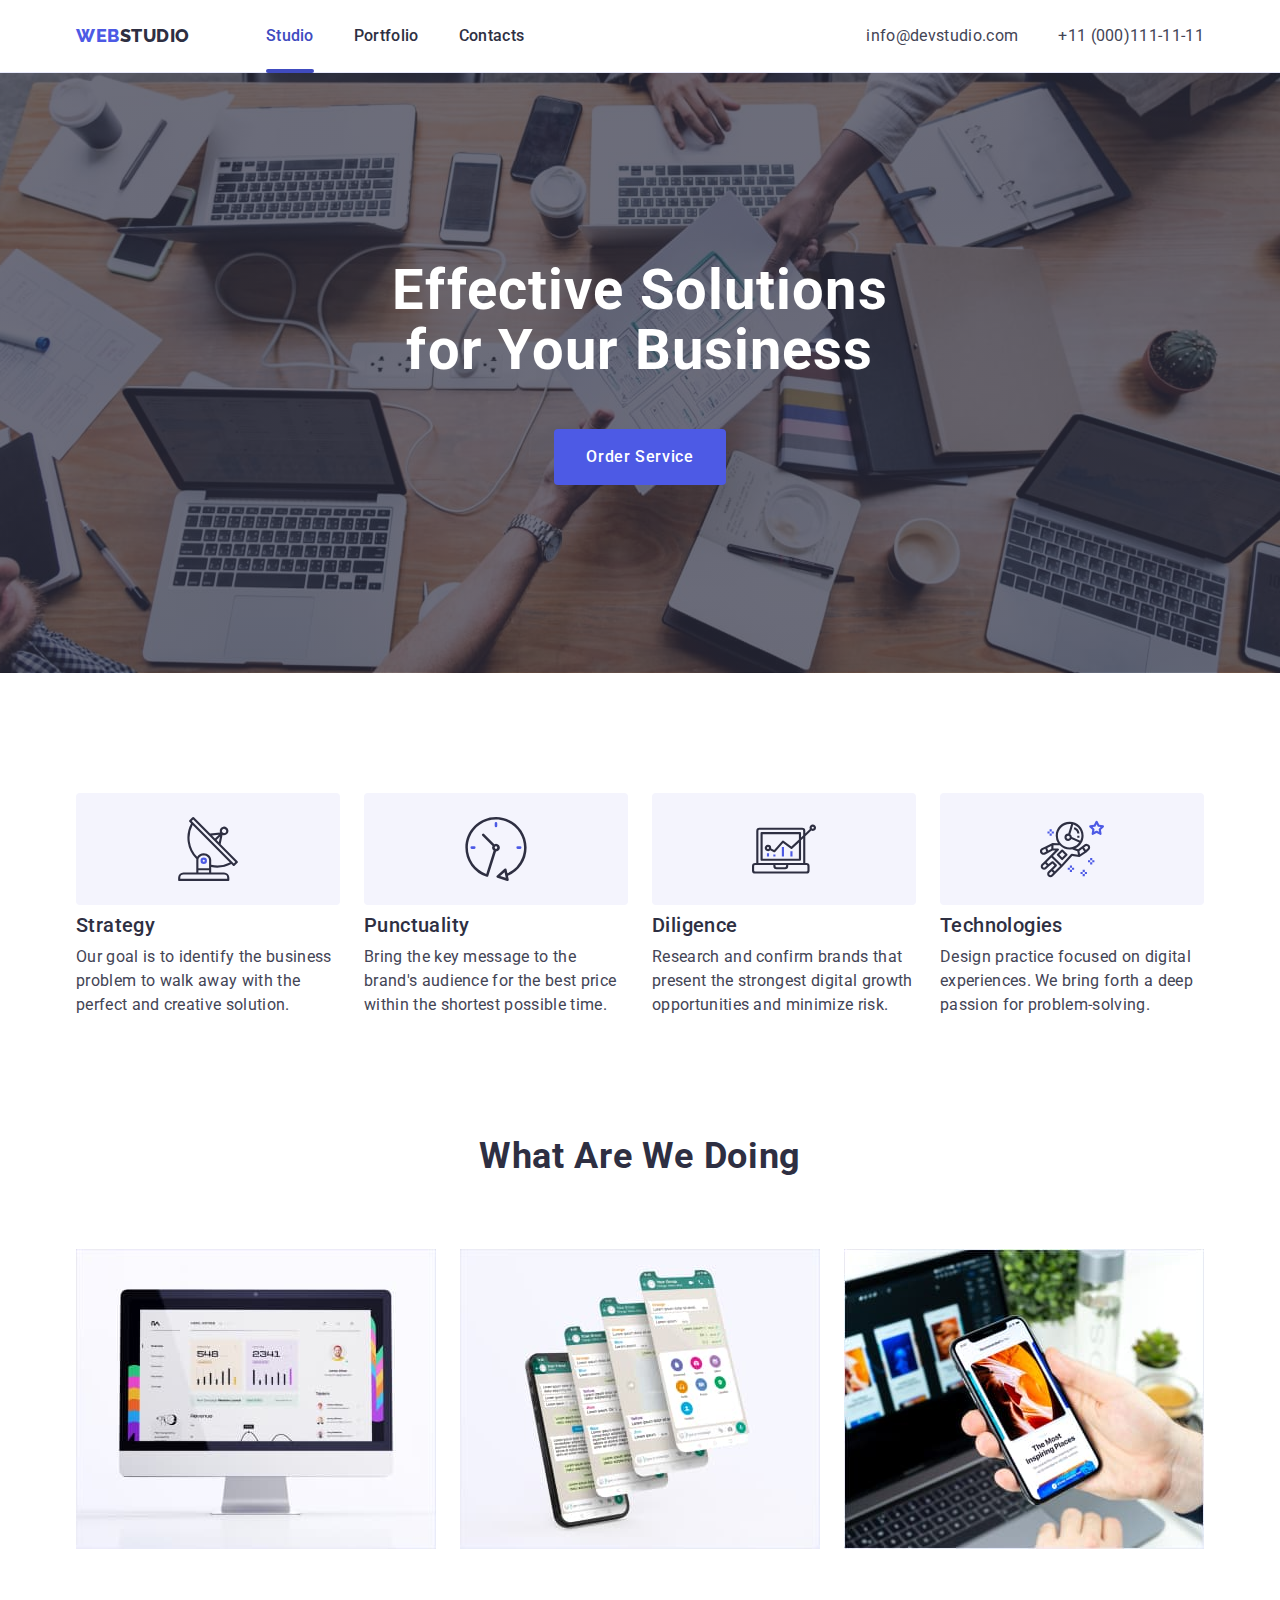
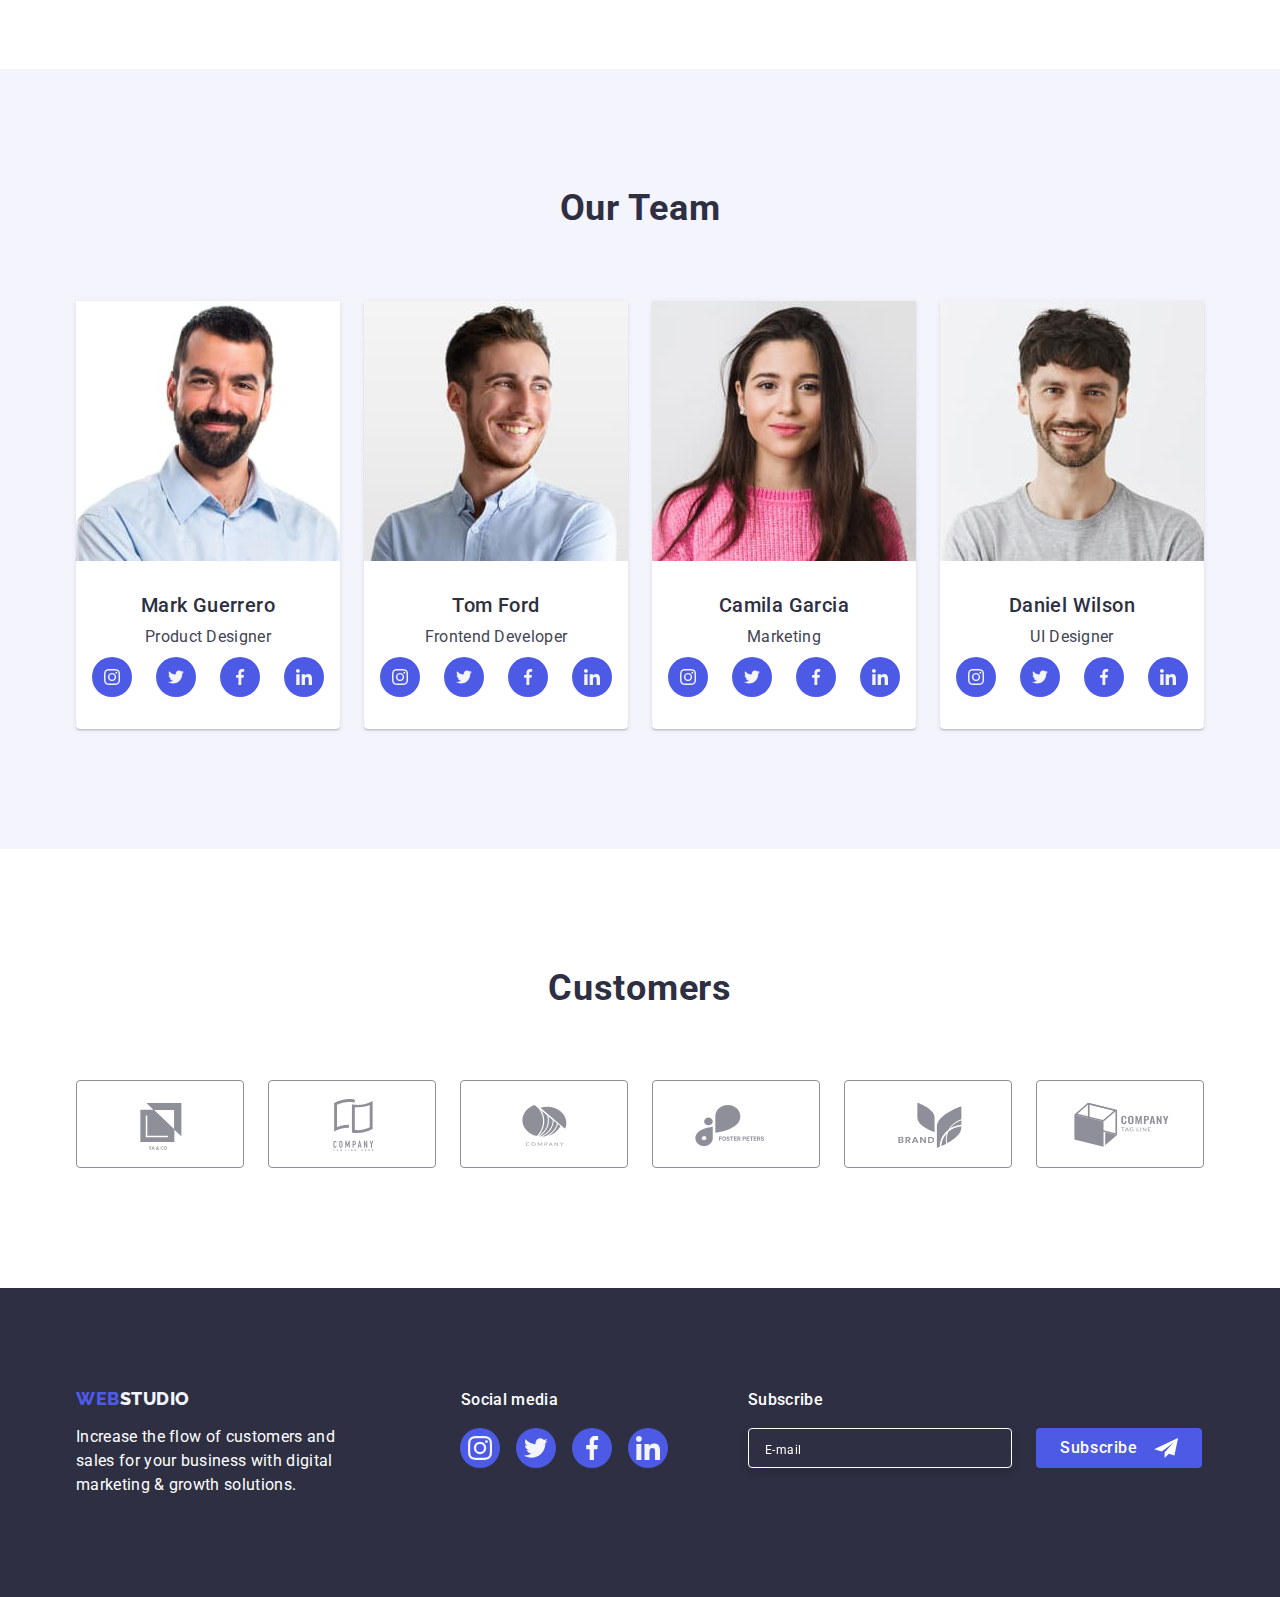
<file: index.html>
<!DOCTYPE html>
<html lang="en">

<head>
  <meta charset="UTF-8" />
  <meta http-equiv="X-UA-Compatible" content="IE=edge" />
  <meta name="viewport" content="width=device-width, initial-scale=1.0" />
  <title>WEBSTUDIO</title>
  <!-- Google fonts -->
  <link rel="preconnect" href="https://fonts.googleapis.com">
  <link rel="preconnect" href="https://fonts.gstatic.com" crossorigin>
  <link href="https://fonts.googleapis.com/css2?family=Raleway:wght@800&family=Roboto:wght@400;500;700;900&display=swap"
    rel="stylesheet">
  <link rel="stylesheet" href="https://cdn.jsdelivr.net/npm/modern-normalize@1.1.0/modern-normalize.min.css">
  <link rel="stylesheet" href="./css/styles.css">
</head>

<body class="body">
  <!-- Header section -->
  <header class="header">
    <div class="header-container container">
      <nav class="header-nav list">
        <a class="header-web link" href="./index.html">WEB<span class="header-studio link">Studio</span></a>
        <ul class="header-list list">
          <li class="header-item list">
            <a class="header-link current link" href="./index.html">Studio</a>
          </li>
          <li class="header-item list">
            <a class="header-link link" href="./portfolio.html">Portfolio</a>
          </li>
          <li class="header-item list">
            <a class="header-link link" href="">Contacts</a>
          </li>
        </ul>
      </nav>
      <address class=" adress-header">
        <ul class="adress list">
          <li class="adress-item">
            <a class="adress-mail link" href=" mailto:info@devstudio.com">info@devstudio.com</a>
          </li>
          <li><a class="adress-mail link" href="tel:+110001111111">+11 (000)111-11-11</a>
          </li>
        </ul>
      </address>
    </div>
  </header>
  <main>
    <section class="hero">
      <div class="container">
        <!-- Hero -->
        <h1 class="hero-title">Effective Solutions for Your Business</h1>
        <button class="hero-btn" type="button" data-modal-open>Order Service</button>
      </div>
    </section>
    <!-- Benefits -->
    <section class="benefits">
      <div class="container">
        <h2 class="visually-hidden">What we are doing</h2>
        <ul class="benefits-list list">
          <li class="benefits-item">
            <div class="icons">
              <svg class="benefits-icon" width="64" height="64">
                <use href="./images/icons.svg#icon-antenna4"></use>
              </svg>
            </div>
            <h3 class="benefits-title">Strategy</h3>
            <p class="benefits-text">
              Our goal is to identify the business problem to walk away with the
              perfect and creative solution.
            </p>
          </li>
          <li class="benefits-item">
            <div class="icons">
              <svg class="benefits-icon" width="64" height="64">
                <use href="./images/icons.svg#icon-clock2"></use>
              </svg>
            </div>
            <h3 class="benefits-title">Punctuality</h3>
            <p class="benefits-text">
              Bring the key message to the brand's audience for the best price
              within the shortest possible time.
            </p>
          </li>
          <li class="benefits-item">
            <div class="icons">
              <svg class="benefits-icon" width="64" height="64">
                <use href="./images/icons.svg#icon-diagram3"></use>
              </svg>
            </div>
            <h3 class="benefits-title">Diligence</h3>
            <p class="benefits-text">
              Research and confirm brands that present the strongest digital
              growth opportunities and minimize risk.
            </p>
          </li>
          <li class="benefits-item">
            <div class="icons">
              <svg class="benefits-icon" width="64" height="64">
                <use href="./images/icons.svg#icon-astronaut1"></use>
              </svg>
            </div>
            <h3 class="benefits-title">Technologies</h3>
            <p class="benefits-text">
              Design practice focused on digital experiences. We bring forth a
              deep passion for problem-solving.
            </p>
          </li>
        </ul>
      </div>
    </section>
    <!-- What are we doing -->
    <section class="img-section">
      <div class="container">
        <h2 class="img-section-title">What are we doing</h2>
        <ul class="img-section-images list">
          <li class="img-section-item">
            <img class="img-section-img" src="./images/img01.jpg" alt="Computer" width="360" height="300" />
          </li>
          <li class="img-section-item">
            <img class="img-section-img" src="./images/img02.jpg" alt="Technologies" width="360" height="300" />
          </li>
          <li class="img-section-item">
            <img class="img-section-img" src="./images/img03.jpg" alt="Mobile device" width="360" height="300" />
          </li>
        </ul>
      </div>
    </section>
    <!-- Our Team -->
    <section class="section-team section">
      <div class="container">
        <h2 class="team-title">Our Team</h2>
        <ul class="team-list list">
          <li class="team-item">
            <img class="team-img" src="./images/section03/img01.jpg" alt="Man in shirt" width="264" height="260" />
            <div class="team-name">
              <h3 class="team-headline">Mark Guerrero</h3>
              <p class="team-text">Product Designer</p>
              <ul class="socials list">
                <li class="socials-item">
                  <a class="socials-link link" href="https://instagram.com" target="_blank" rel="noopener no referrer"
                    aria-label="Instagram icon">
                    <svg class="socials-icon" width="16" height="16">
                      <use href="./images/icons.svg#icon-instagram1"></use>
                    </svg>
                  </a>
                </li>
                <li class="socials-item">
                  <a class="socials-link link" href="https://twitter.com" target="_blank" rel="noopener no referrer"
                    aria-label="Twitter icon">
                    <svg class="socials-icon" width="16" height="16">
                      <use href="./images/icons.svg#icon-twitter2"></use>
                    </svg>
                  </a>
                </li>
                <li class="socials-item">
                  <a class="socials-link link" href="https://facebook.com" target="_blank" rel="noopener no referrer"
                    aria-label="Facebook icon">
                    <svg class="socials-icon" width="16" height="16">
                      <use href="./images/icons.svg#icon-facebook3"></use>
                    </svg>
                  </a>
                </li>
                <li class="socials-item">
                  <a class="socials-link link" href="https://linkedin.com" target="_blank" rel="noopener no referrer"
                    aria-label="Linkedin icon">
                    <svg class="socials-icon" width="16" height="16">
                      <use href="./images/icons.svg#icon-linkedin4"></use>
                    </svg>
                  </a>
                </li>
              </ul>
            </div>
          </li>
          <li class="team-item">
            <img class="team-img" src="./images/section03/img02.jpg" alt="Man in shirt" width="264" height="260" />
            <div class="team-name">
              <h3 class="team-headline">Tom Ford</h3>
              <p class="team-text">Frontend Developer</p>
              <ul class="socials list">
                <li class="socials-item">
                  <a class="socials-link link" href="https://instagram.com" target="_blank" rel="noopener no referrer"
                    aria-label="Instagram icon">
                    <svg class="socials-icon" width="16" height="16">
                      <use href="./images/icons.svg#icon-instagram1"></use>
                    </svg>
                  </a>
                </li>
                <li class="socials-item">
                  <a class="socials-link link" href="https://twitter.com" target="_blank" rel="noopener no referrer"
                    aria-label="Twitter icon">
                    <svg class="socials-icon" width="16" height="16">
                      <use href="./images/icons.svg#icon-twitter2"></use>
                    </svg>
                  </a>
                </li>
                <li class="socials-item">
                  <a class="socials-link link" href="https://facebook.com" target="_blank" rel="noopener no referrer"
                    aria-label="Facebook icon">
                    <svg class="socials-icon" width="16" height="16">
                      <use href="./images/icons.svg#icon-facebook3"></use>
                    </svg>
                  </a>
                </li>
                <li class="socials-item">
                  <a class="socials-link link" href="https://linkedin.com" target="_blank" rel="noopener no referrer"
                    aria-label="Linkedin icon">
                    <svg class="socials-icon" width="16" height="16">
                      <use href="./images/icons.svg#icon-linkedin4"></use>
                    </svg>
                  </a>
                </li>
              </ul>
            </div>
          </li>
          <li class="team-item">
            <img class="team-img" src="./images/section03/img03.jpg" alt="Women in sweater" width="264" height="260" />
            <div class="team-name">
              <h3 class="team-headline">Camila Garcia</h3>
              <p class="team-text">Marketing</p>
              <ul class="socials list">
                <li class="socials-item">
                  <a class="socials-link link" href="https://instagram.com" target="_blank" rel="noopener no referrer"
                    aria-label="Instagram icon">
                    <svg class="socials-icon" width="16" height="16">
                      <use href="./images/icons.svg#icon-instagram1"></use>
                    </svg>
                  </a>
                </li>
                <li class="socials-item">
                  <a class="socials-link link" href="https://twitter.com" target="_blank" rel="noopener no referrer"
                    aria-label="Twitter icon">
                    <svg class="socials-icon" width="16" height="16">
                      <use href="./images/icons.svg#icon-twitter2"></use>
                    </svg>
                  </a>
                </li>
                <li class="socials-item">
                  <a class="socials-link link" href="https://facebook.com" target="_blank" rel="noopener no referrer"
                    aria-label="Facebook icon">
                    <svg class="socials-icon" width="16" height="16">
                      <use href="./images/icons.svg#icon-facebook3"></use>
                    </svg>
                  </a>
                </li>
                <li class="socials-item">
                  <a class="socials-link link" href="https://linkedin.com" target="_blank" rel="noopener no referrer"
                    aria-label="Linkedin icon">
                    <svg class="socials-icon" width="16" height="16">
                      <use href="./images/icons.svg#icon-linkedin4"></use>
                    </svg>
                  </a>
                </li>
              </ul>
            </div>
          </li>
          <li class="team-item">
            <img class="team-img" src="./images/section03/img04.jpg" alt="Man in shirt" width="264" height="260" />
            <div class="team-name">
              <h3 class="team-headline">Daniel Wilson</h3>
              <p class="team-text">UI Designer</p>
              <ul class="socials list">
                <li class="socials-item">
                  <a class="socials-link link" href="https://instagram.com" target="_blank" rel="noopener no referrer"
                    aria-label="Instagram icon">
                    <svg class="socials-icon" width="16" height="16">
                      <use href="./images/icons.svg#icon-instagram1"></use>
                    </svg>
                  </a>
                </li>
                <li class="socials-item">
                  <a class="socials-link link" href="https://twitter.com" target="_blank" rel="noopener no referrer"
                    aria-label="Twitter icon">
                    <svg class="socials-icon" width="16" height="16">
                      <use href="./images/icons.svg#icon-twitter2"></use>
                    </svg>
                  </a>
                </li>
                <li class="socials-item">
                  <a class="socials-link link" href="https://facebook.com" target="_blank" rel="noopener no referrer"
                    aria-label="Facebook icon">
                    <svg class="socials-icon" width="16" height="16">
                      <use href="./images/icons.svg#icon-facebook3"></use>
                    </svg>
                  </a>
                </li>
                <li class="socials-item">
                  <a class="socials-link link" href="https://linkedin.com" target="_blank" rel="noopener no referrer"
                    aria-label="Linkedin icon">
                    <svg class="socials-icon" width="16" height="16">
                      <use href="./images/icons.svg#icon-linkedin4"></use>
                    </svg>
                  </a>
                </li>
              </ul>
            </div>
          </li>
        </ul>
      </div>
    </section>
    <!-- Customers section -->
    <section class="customers section">
      <div class="container">
        <h2 class="customers-title">Customers</h2>
        <ul class="customers-list list">
          <li class="customers-item">
            <a class="customers-link link" href="">
              <svg class="customers-icon" width="104" height="56">
                <use href="./images/icons.svg#icon-Logo"></use>
              </svg>
            </a>
          </li>
          <li class="customers-item">
            <a class="customers-link link" href="">
              <svg class="customers-icon" width="104" height="56">
                <use href="./images/icons.svg#icon-Logo-1"></use>
              </svg>
            </a>
          </li>
          <li class="customers-item">
            <a class="customers-link link" href="">
              <svg class="customers-icon" width="104" height="56">
                <use href="./images/icons.svg#icon-Logo-2"></use>
              </svg>
            </a>
          </li>
          <li class="customers-item">
            <a class="customers-link link" href="">
              <svg class="customers-icon" width="104" height="56">
                <use href="./images/icons.svg#icon-Logo-3"></use>
              </svg>
            </a>
          </li>
          <li class="customers-item">
            <a class="customers-link link" href="">
              <svg class="customers-icon" width="104" height="56">
                <use href="./images/icons.svg#icon-Logo-4"></use>
              </svg>
            </a>
          </li>
          <li class="customers-item">
            <a class="customers-link link" href="">
              <svg class="customers-icon" width="104" height="56">
                <use href="./images/icons.svg#icon-Logo-5"></use>
              </svg>
            </a>
          </li>
        </ul>
      </div>
    </section>
  </main>
  <!-- Footer section -->
  <footer class="footer">
    <div class="footer-container container">
      <div class="footer-logo">
        <a class="footer-web link" href="./index.html">WEB<span class="footer-studio link">Studio</span></a>
        <p class="footer-text">
          Increase the flow of customers and sales for your business with digital
          marketing & growth solutions.
        </p>
      </div>
      <div class="social-container">
        <p class="footer-text-social">Social media</p>
        <ul class="socials-list list">
          <li class="socials-item">
            <a class="footer-link link" href="https://instagram.com" target="_blank" rel="noopener no referrer"
              aria-label="Instagram icon">
              <svg class="socials-icon" width="24" height="24">
                <use href="./images/icons.svg#icon-instagram1"></use>
              </svg>
            </a>
          </li>
          <li class="socials-item">
            <a class="footer-link link" href="https://twitter.com" target="_blank" rel="noopener no referrer"
              aria-label="Twitter icon">
              <svg class="socials-icon" width="24" height="24">
                <use href="./images/icons.svg#icon-twitter2"></use>
              </svg>
            </a>
          </li>
          <li class="socials-item">
            <a class="footer-link link" href="https://facebook.com" target="_blank" rel="noopener no referrer"
              aria-label="Facebook icon">
              <svg class="socials-icon" width="24" height="24">
                <use href="./images/icons.svg#icon-facebook3"></use>
              </svg>
            </a>
          </li>
          <li class="socials-item">
            <a class="footer-link link" href="https://linkedin.com" target="_blank" rel="noopener no referrer"
              aria-label="Linkedin icon">
              <svg class="socials-icon" width="24" height="24">
                <use href="./images/icons.svg#icon-linkedin4"></use>
              </svg>
            </a>
          </li>
        </ul>
      </div>
      <div class="subkcribe-box">
        <p class="footer-text-subskribe">Subscribe</p>
        <form class="subskribe-form" name="subskribe_form">
          <label>
            <input class="footer-email-input" type="email" name="user_email" placeholder="E-mail" />
          </label>
          <!-- Button form subskribe -->
          <button class="subskribe-btn" type="submit">Subscribe
            <svg class="send-icon" width="24" height="20">
              <use href="./images/icons.svg#icon-icon-send"></use>
            </svg>
          </button>
        </form>
      </div>
    </div>
  </footer>
  <!-- Modal window -->
  <div class="backdrop is-hidden" data-modal>
    <div class="modal">
      <button class="modal-button" type="button" data-modal-close>
        <svg class="modal-icon" width="8" height="8">
          <use href="./images/icons.svg#icon-Vector-close"></use>
        </svg>
      </button>
      <strong class="modal-title">Leave your contacts and we will call you back</strong>
      <form class="modal-form" name="contact-form">
        <ul class="modal-form-list list">
          <li class="modal-form-item">
            <label class="modal-form-label" for="user_name">Name</label>
            <div class="modal-form-field">
              <input class="modal-form-input" type="text" name="user_name" id="user_name">
              <svg class="modal-form-icon" width="12" height="12">
                <use href="./images/icons.svg#icon-user-icon"></use>
              </svg>
            </div>
          </li>
          <li class="modal-form-item">
            <label class="modal-form-label" for="user_phone">Phone</label>
            <div class="modal-form-field">
              <input class="modal-form-input" type="tel" name="user_phone" id="user_phone">
              <svg class="modal-form-icon" width="13" height="13">
                <use href="./images/icons.svg#icon-phone-icon"></use>
              </svg>
            </div>
          </li>
          <li class="modal-form-item">
            <label class="modal-form-label" for="user_email">Email</label>
            <div class="modal-form-field">
              <input class="modal-form-input" type="email" name="user_email" id="user_email">
              <svg class="modal-form-icon" width="15" height="12">
                <use href="./images/icons.svg#icon-mail-icon"></use>
              </svg>
            </div>
          </li>
        </ul>
        <label class="modal-form-label" for="user_message">Comment</label>
        <textarea class="modal-form-message" name="user_message" rows="5" placeholder="Text input"
          id="user_message"></textarea>
        <label class="modal-form-label-agreement" for="user_agreement">
          <input class="modal-form-agreement-box visually-hidden" type="checkbox" name="user_agreement"
            id="user_agreement">
          <svg class="modal-form-agreement-icon" width="16" height="16">
            <use class="modal-form-agreement-unchecked" href=" ./images/icons.svg#icon-unchecked"></use>
            <use class="modal-form-agreement-checked" href="./images/icons.svg#icon-checked"></use>
          </svg>
          <span class="modal-form-agreement-text">I accept the terms and conditions of the <a
              class="modal-form-agreement-link" href="">Privacy
              Policy</a></span>
        </label>
        <button class="send-btn" type="submit">Send</button>
      </form>
    </div>
  </div>

  <script src="./js/modal.js"></script>
</body>

</html>
</file>
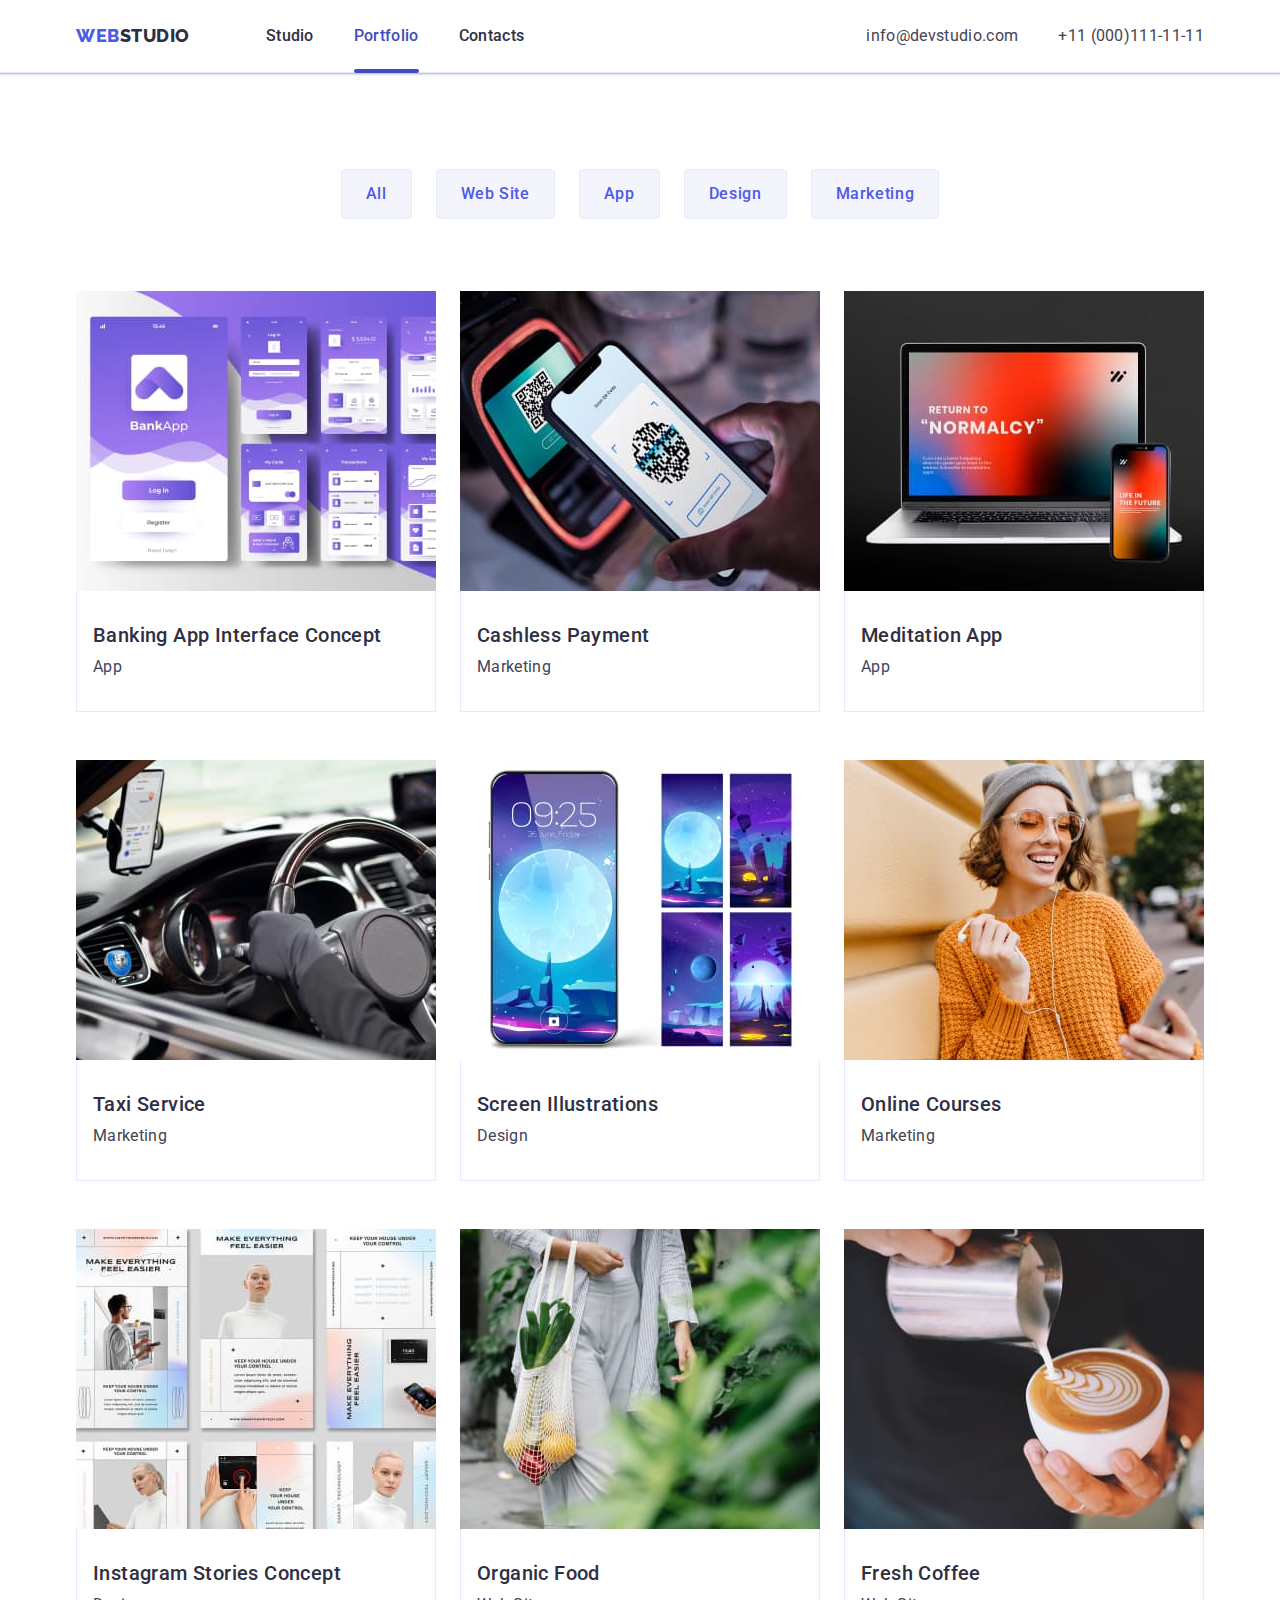
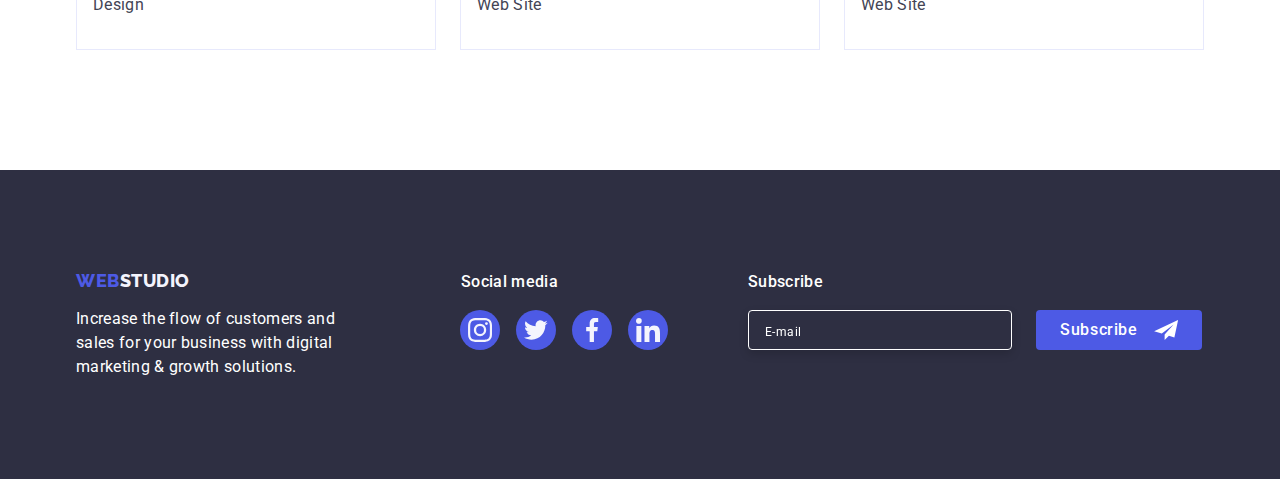
<file: portfolio.html>
<!DOCTYPE html>
<html lang="en">

<head>
    <meta charset="UTF-8">
    <meta http-equiv="X-UA-Compatible" content="IE=edge">
    <meta name="viewport" content="width=device-width, initial-scale=1.0">
    <title>Portfolio</title>
    <!-- Fonts -->
    <link rel="preconnect" href="https://fonts.googleapis.com">
    <link rel="preconnect" href="https://fonts.gstatic.com" crossorigin>
    <link
        href="https://fonts.googleapis.com/css2?family=Raleway:wght@800&family=Roboto:wght@400;500;700;900&display=swap"
        rel="stylesheet">
    <link rel="stylesheet" href="https://cdn.jsdelivr.net/npm/modern-normalize@1.1.0/modern-normalize.min.css">
    <link rel="stylesheet" href="./css/styles.css">
</head>

<body class=" body">
    <!-- Header section -->
    <header class="header">
        <div class="header-container container">
            <nav class=" header-nav list">
                <a class="header-web link" href="./index.html">WEB<span class="header-studio link">Studio</span></a>
                <ul class="header-list list">
                    <li class="header-item list">
                        <a class="header-link link" href="./index.html">Studio</a>
                    </li>
                    <li class="header-item list">
                        <a class="header-link current link" href="./portfolio.html">Portfolio</a>
                    </li>
                    <li class="header-item list">
                        <a class="header-link link" href="">Contacts</a>
                    </li>
                </ul>
            </nav>
            <address class=" adress-header">
                <ul class="adress list">
                    <li class="adress-item">
                        <a class="adress-mail link" href=" mailto:info@devstudio.com">info@devstudio.com</a>
                    </li>
                    <li><a class="adress-mail link" href="tel:+110001111111">+11 (000)111-11-11</a>
                    </li>
                </ul>
            </address>
        </div>
    </header>
    <main class="main-buttons">
        <!-- Buttons menu -->
        <section class="buttons-menu">
            <div class="container">
                <h1 class="visually-hidden">Main menu</h1>
                <ul class="buttons-menu-list list">
                    <li><button class="buttons-menu-btn" type="button">All</button></li>
                    <li><button class="buttons-menu-btn" type="button">Web Site</button></li>
                    <li><button class="buttons-menu-btn" type="button">App</button></li>
                    <li><button class="buttons-menu-btn" type="button">Design</button></li>
                    <li><button class="buttons-menu-btn" type="button">Marketing</button></li>
                </ul>
                <!--Images what we do -->
                <ul class="images-list list">
                    <li class="images-item">
                        <a class="images-link link" href="">
                            <div class="images-box-overlay">
                                <img class=" images-photos" src="./images/Portfolio/img-1.jpg" alt="App Interfaces"
                                    width="360" height="300" />
                                <div class="overlay">
                                    <p class="images-overlay">
                                        14 Stylish and User-Friendly App Design Concepts · Task Manager App · Calorie
                                        Tracker App · Exotic Fruit Ecommerce App ·
                                        Cloud Storage App
                                    </p>
                                </div>
                            </div>
                            <div class="images-container">
                                <h2 class="images-title">Banking App Interface Concept</h2>
                                <p class="images-text">App</p>
                            </div>
                        </a>
                    </li>
                    <li class="images-item">
                        <a class="images-link link" href="">
                            <div class="images-box-overlay">
                                <img class="images-photos" src="./images/Portfolio/img-2.jpg" alt="Cashless Payment"
                                    width="360" height="300" />
                                <div class="overlay">
                                    <p class="images-overlay">
                                        14 Stylish and User-Friendly App Design Concepts · Task Manager App · Calorie
                                        Tracker App · Exotic Fruit Ecommerce App ·
                                        Cloud Storage App
                                    </p>
                                </div>
                            </div>
                            <div class="images-container">
                                <h2 class="images-title">Cashless Payment</h2>
                                <p class="images-text">Marketing</p>
                            </div>
                        </a>
                    </li>
                    <li class="images-item">
                        <a class="images-link link" href="">
                            <div class="images-box-overlay">
                                <img class="images-photos" src="./images/Portfolio/img-3.jpg" alt="Laptop with app"
                                    width="360" height="300" />
                                <div class="overlay">
                                    <p class="images-overlay">
                                        14 Stylish and User-Friendly App Design Concepts · Task Manager App · Calorie
                                        Tracker App · Exotic Fruit Ecommerce App ·
                                        Cloud Storage App
                                    </p>
                                </div>
                            </div>
                            <div class="images-container">
                                <h2 class="images-title">Meditation App</h2>
                                <p class="images-text">App</p>
                            </div>
                        </a>
                    </li>
                    <li class="images-item">
                        <a class="images-link link" href="">
                            <div class="images-box-overlay">
                                <img class="images-photos" src="./images/Portfolio/img-4.jpg" alt="Car with man inside"
                                    width="360" height="300" />
                                <div class="overlay">
                                    <p class="images-overlay">
                                        14 Stylish and User-Friendly App Design Concepts · Task Manager App · Calorie
                                        Tracker App · Exotic Fruit Ecommerce App ·
                                        Cloud Storage App
                                    </p>
                                </div>
                            </div>
                            <div class="images-container">
                                <h2 class="images-title">Taxi Service</h2>
                                <p class="images-text">Marketing</p>
                            </div>
                        </a>
                    </li>
                    <li class="images-item">
                        <a class="images-link link" href="">
                            <div class="images-box-overlay">
                                <img class="images-photos" src="./images/Portfolio/img-5.jpg" alt="Smartphone's screens"
                                    width="360" height="300" />
                                <div class="overlay">
                                    <p class="images-overlay">
                                        14 Stylish and User-Friendly App Design Concepts · Task Manager App · Calorie
                                        Tracker App · Exotic Fruit Ecommerce App ·
                                        Cloud Storage App
                                    </p>
                                </div>
                            </div>
                            <div class="images-container">
                                <h2 class="images-title">Screen Illustrations</h2>
                                <p class="images-text">Design</p>
                            </div>
                        </a>
                    </li>
                    <li class="images-item">
                        <a class="images-link link" href="">
                            <div class="images-box-overlay">
                                <img class="images-photos" src="./images/Portfolio/img-6.jpg" alt="Happy women"
                                    width="360" height="300" />
                                <div class="overlay">
                                    <p class="images-overlay">
                                        14 Stylish and User-Friendly App Design Concepts · Task Manager App · Calorie
                                        Tracker App · Exotic Fruit Ecommerce App ·
                                        Cloud Storage App
                                    </p>
                                </div>
                            </div>
                            <div class="images-container">
                                <h2 class="images-title">Online Courses</h2>
                                <p class="images-text">Marketing</p>
                            </div>
                        </a>
                    </li>
                    <li class="images-item">
                        <a class="images-link link" href="">
                            <div class="images-box-overlay">
                                <img class="images-photos" src="./images/Portfolio/img-7.jpg" alt="Instagram Stories"
                                    width="360" height="300" />
                                <div class="overlay">
                                    <p class="images-overlay">
                                        14 Stylish and User-Friendly App Design Concepts · Task Manager App · Calorie
                                        Tracker App · Exotic Fruit Ecommerce App ·
                                        Cloud Storage App
                                    </p>
                                </div>
                            </div>
                            <div class="images-container">
                                <h2 class="images-title">Instagram Stories Concept</h2>
                                <p class="images-text">Design</p>
                            </div>
                        </a>
                    </li>
                    <li class="images-item">
                        <a class="images-link link" href="">
                            <div class="images-box-overlay">
                                <img class="images-photos" src="./images/Portfolio/img-8.jpg" alt="Organic Food"
                                    width="360" height="300" />
                                <div class="overlay">
                                    <p class="images-overlay">
                                        14 Stylish and User-Friendly App Design Concepts · Task Manager App · Calorie
                                        Tracker App · Exotic Fruit Ecommerce App ·
                                        Cloud Storage App
                                    </p>
                                </div>
                            </div>
                            <div class="images-container">
                                <h2 class="images-title">Organic Food</h2>
                                <p class="images-text">Web Site</p>
                            </div>
                        </a>
                    </li>
                    <li class="images-item">
                        <a class="images-link link" href="">
                            <div class="images-box-overlay">
                                <img class="images-photos" src="./images/Portfolio/img-9.jpg" alt="Cup of coffee"
                                    width="360" height="300" />
                                <div class="overlay">
                                    <p class="images-overlay">
                                        14 Stylish and User-Friendly App Design Concepts · Task Manager App · Calorie
                                        Tracker App · Exotic Fruit Ecommerce App ·
                                        Cloud Storage App
                                    </p>
                                </div>
                            </div>
                            <div class="images-container">
                                <h2 class="images-title">Fresh Coffee</h2>
                                <p class="images-text">Web Site</p>
                            </div>
                        </a>
                    </li>
                </ul>
            </div>
        </section>

    </main>
    <!-- Footer section -->
    <footer class="footer">
        <div class="footer-container container">
            <div class="footer-logo">
                <a class="footer-web link" href="./index.html">WEB<span class="footer-studio link">Studio</span></a>
                <p class="footer-text">
                    Increase the flow of customers and sales for your business with digital
                    marketing & growth solutions.
                </p>
            </div>
            <div class="social-container">
                <p class="footer-text-social">Social media</p>
                <ul class="socials-list list">
                    <li class="socials-item">
                        <a class="footer-link link" href="https://instagram.com" target="_blank"
                            rel="noopener no referrer" aria-label="Instagram icon">
                            <svg class="socials-icon" width="24" height="24">
                                <use href="./images/icons.svg#icon-instagram1"></use>
                            </svg>
                        </a>
                    </li>
                    <li class="socials-item">
                        <a class="footer-link link" href="https://twitter.com" target="_blank"
                            rel="noopener no referrer" aria-label="Twitter icon">
                            <svg class="socials-icon" width="24" height="24">
                                <use href="./images/icons.svg#icon-twitter2"></use>
                            </svg>
                        </a>
                    </li>
                    <li class="socials-item">
                        <a class="footer-link link" href="https://facebook.com" target="_blank"
                            rel="noopener no referrer" aria-label="Facebook icon">
                            <svg class="socials-icon" width="24" height="24">
                                <use href="./images/icons.svg#icon-facebook3"></use>
                            </svg>
                        </a>
                    </li>
                    <li class="socials-item">
                        <a class="footer-link link" href="https://linkedin.com" target="_blank"
                            rel="noopener no referrer" aria-label="Linkedin icon">
                            <svg class="socials-icon" width="24" height="24">
                                <use href="./images/icons.svg#icon-linkedin4"></use>
                            </svg>
                        </a>
                    </li>
                </ul>
            </div>
            <div class="subkcribe-box">
                <p class="footer-text-subskribe">Subscribe</p>
                <form class="subskribe-form" name="subskribe_form">
                    <label>
                        <input class="footer-email-input" type="email" name="user_email" placeholder="E-mail" />
                    </label>
                    <!-- Button form subskribe -->
                    <button class="subskribe-btn" type="submit">Subscribe
                        <svg class="send-icon" width="24" height="20">
                            <use href="./images/icons.svg#icon-icon-send"></use>
                        </svg>
                    </button>
                </form>
            </div>
        </div>
    </footer>

</body>

</html>
</file>
<file: css/styles.css>
/**
  |============================
  | Colors
  |============================
*/

:root {
  --iris: #4d5ae5;
  --ocean: #404bbf;
  --navy-blue: #2e2f42;
  --green: #31d0aa;
  --slate: #434455;
  --light-slate: #8e8f99;
  --cornflower: #e7e9fc;
  --cloud: #f4f4fd;
  --navy-blue-modal: #2e2f42;
  --grey: #2e2f42;
  --white: #ffffff;
  --dairy: #fcfcfc;


/**
  |============================
  | Fonts
  |============================
*/
  --primary-font: Roboto, sans-serif;
  --secodary-font: Raleway, sans-serif;
  
  /**
    |============================
    | Text colors
    |============================
  */
  --main-txt-cl: #434455;
  --light-txt-cl: #2e2f42;
  --accent-txt-cl:#4d5ae5;
  --navi-focus-cl:#404BBF;
  --mail-txt-cl: #434455;
  --white-txt-cl: #ffffff;
  --footer-txt-cl:#f4f4fd;
  /**
    |============================
    | BG Colors
    |============================
  */

  --background: #2e2f42;
  --background-btn:#4d5ae5;
  --bck-clr-main:#ffffff;


  /**
    |============================
    | Color bottom
    |============================
  */
  --btm-border:#e7e9fc;

  /**
    |============================
    | Customers icon
    |============================
  */
--cust-icon:#8e8f99;


  /**
    |============================
    | Others
    |============================
  */

  --indent:24px;
  --anim:250ms cubic-bezier(0.4, 0, 0.2, 1); 

}

/**
  |============================
  | Base styles
  |============================
*/
/* RESET  start*/

h1,
h2,
h3,
h4,
h5,
h6,
p {
  margin: 0;
}

.img{
  display: block;
}
.visually-hidden {
  position: absolute;
  white-space: nowrap;
  width: 1px;
  height: 1px;
  overflow: hidden;
  border: 0;
  padding: 0;
  clip: rect(0 0 0 0);
  clip-path: inset(50%);
  margin: -1px;
}

.section{
  padding-top: 120px;
  padding-bottom: 120px;
}

.benefits {
  padding-bottom: 120px;
  padding-top: 120px;
}

.list{
list-style: none;
padding: 0;
margin: 0;
}

.decoration{
  text-decoration: none;
}
.link{
  text-decoration: none;
}

.adress-header{
  font-style: normal
}
/* Reset end */

.container {
  width: 1158px;
  margin-left: auto;
  margin-right: auto;
  padding-left: 15px;
  padding-right: 15px;
}

/**
  |============================
  | Body section
  |============================
*/

.body{
  font-family: var(--primary-font);
  font-size: 16px;
  color: var(--main-txt-cl);
  background-color: var(--bck-clr-main);

}

/**
  |============================
  | HEADER
  |============================
*/

.header-container{
  display: flex;
  align-items: center;
  
}


.header-web {
margin-right: 76px;
font-family: "Raleway", sans-serif;
font-weight: 800;
font-size: 18px;
line-height: 1.17;
letter-spacing: 0.03em;
text-transform: uppercase;
color: var(--accent-txt-cl);
}

.header-studio {
  color: var(--light-txt-cl);
}

.header-link-studio {
  font-weight: 800;
  font-size: 18px;
  line-height: 1.17;
  color: var(--light-txt-cl);
  font-family: var(--secodary-font);
  letter-spacing: 0.03em;
  text-transform: uppercase;
}

.header {
border-bottom: 1px solid #e7e9fc;
box-shadow: 0px 2px 1px rgba(46, 47, 66, 0.08), 0px 1px 1px rgba(46, 47, 66, 0.16), 0px 1px 6px rgba(46, 47, 66, 0.08);
}

.header-list {
gap: 40px;
display:flex;
align-items: center;
}

.header-nav{
 display:flex;
 align-items: center;
 margin-right: auto
}

.header-link {
  position: relative;
  display: block;
  padding-top: 24px;
  padding-bottom: 24px;
  font-weight: 500;
  font-size: 16px;
  line-height: 1.5;
  letter-spacing: 0.02em;
  color: var(--light-txt-cl);
  transition: color var(--anim);

}

.header-link::after {
position: absolute;
content: '';
width: 100%;
bottom: -1px;
height: 4px;
border-radius: 2px;
display: block;
transition: background-color var(--anim);
}

.header-link.current{
color: var(--navi-focus-cl);
}

.header-link.current::after,
.header-link:hover::after,
.header-link:focus::after{
background-color: var(--navi-focus-cl);
}


.header-link:hover{
  color: #404bbf;
}
.header-link:focus{
  color:#404bbf;
}

.adress {
display: flex;
gap: 40px;
}


.adress-mail-end {
  margin-right: 0;
}


.adress-mail {
  font-size: 16px;
  line-height: 1.5;
  letter-spacing: 0.02em;
  color: var(--main-txt-cl);
  transition: color var(--anim);
}

.adress-mail:hover{
  color: #404bbf;
}
.adress-mail:focus{
  color: #404bbf;
}


/**
  |============================
  | Hero section
  |============================
*/

.hero {
max-width: 1440px;
max-height: 600px;
padding-top: 188px;
padding-bottom: 188px;
background-color: var(--background);
background-position: center;
background-size: cover;
background-repeat: no-repeat;
background-image: linear-gradient(rgba(46, 47, 66, 0.7), rgba(46, 47, 66, 0.7)), url(../images/section1/people-office.jpg);
margin-left: auto;
margin-right: auto;
}

.hero-title {
max-width: 496px;
font-size: 56px;
line-height: 1.07;
text-align: center;
letter-spacing: 0.02em;
color: #ffffff;
margin-left: auto;
margin-right: auto;
margin-bottom: 48px;
}

.hero-btn {
margin: auto;
display: block;
min-width: 169px;
height: 56px;
border-radius: 4px;
padding: 16px 32px;
background-color: #4D5AE5;
font-family: "Roboto", sans-serif;
font-weight: 500;
font-size: 16px;
line-height: 1.5;
letter-spacing: 0.04em;
border: none;
color: #ffffff;
cursor: pointer;
transition: background-color var(--anim);
}

.hero-btn:focus{
background-color: #404BBF;
}
.hero-btn:hover{
  background-color: #404BBF;
}

/**
  |============================
  | Benefits section
  |============================
*/


.icons {
display: flex;
align-items: center;
justify-content: center;
border-radius: 4px;
margin-bottom: 8px;
width: 264px;
height: 112px;
background-color: #F4F4FD;
}

.benefits-icon {

}

.benefits-item {
width: calc((100% - 72px) / 4);
}

.benefits-list {
  display: flex;
  gap: 24px;
}

.benefits-titles {
}

.benefits-title {
  font-weight: 500;
  font-size: 20px;
  margin-bottom: 8px;
  line-height: 1.2;
  letter-spacing: 0.02em;
  color: var(--light-txt-cl);
}

.benefits-text {
font-size: 16px;
line-height: 1.5;
letter-spacing: 0.02em;
font-family: var(--primary-font);
color: var(--main-txt-cl);
}



/**
  |============================
  | What are we doing section
  Images
  |============================
*/

.img-section-images {
  display: flex;
  gap: 24px;
  padding-bottom: 120px;
}

.img-section-title {
  margin-bottom: 72px;
  font-size: 36px;
  line-height: 1.11;
  text-align: center;
  letter-spacing: 0.02em;
  text-transform: capitalize;
  color: var(--light-txt-cl);
}

.img-section-item {

}

.img-section-img {
  display: block;
  max-width: 100%;
}


/**
  |============================
  | Our team section
  |============================
*/

.section-team {
  background-color:#F4F4FD ;
}

.team-title {
  margin-bottom: 72px;
  font-size: 36px;
  line-height: 1.11;
  text-align: center;
  letter-spacing: 0.02em;
  text-transform: capitalize;
  color: var(--light-txt-cl);
}

.team-list {
display: flex;
gap: 24px;
}

.team-name {
padding: 32px 0px;
border-radius: 0px 0px 4px 4px;
}


.team-item {
background-color: #FFFFFF;
border-radius: 0px 0px 4px 4px;
box-shadow:0px 1px 6px rgba(46, 47, 66, 0.08),
  0px 1px 1px rgba(46, 47, 66, 0.16),
  0px 2px 1px rgba(46, 47, 66, 0.08);
}

.team-img {
display: block;
max-width: 100%;
}


.team-img:focus{
box-shadow: 1px 0px 2px rgba(46, 47, 66, 0.08), 1px 0px 1px rgba(46, 47, 66, 0.16), 6px 0px 1px rgba(46, 47, 66, 0.08);
}

.team-headline {
margin-bottom: 8px;
text-align: center;
font-weight: 500;
font-size: 20px;
line-height: 1.2;
letter-spacing: 0.02em;
color: var(--light-txt-cl);
}

.team-text {
text-align: center;
font-size: 16px;
line-height: 1.5;
letter-spacing: 0.02em;
color: var(--main-txt-cl);
margin-bottom: 8px;
}

/**
  |============================
  | Socials icons
  |============================
*/
.socials {
  display: flex;
  justify-content: center;
  gap: 24px;
}


.socials-item {
  width: 40px;
  height: 40px;
}

.socials-link {
  width: 100%;
  height: 100%;
  background-color: var(--accent-txt-cl);
  border-radius: 50%;
  display: flex;
  align-items: center;
  justify-content: center;
  transition: background-color var(--anim);
  }

.socials-icon {
  fill:var(--footer-txt-cl);
}

.socials-link:hover {
  background-color: #404bbf;
}

.socials-link:focus {
  background-color: #404bbf;
}

.social-container {
margin-right: 80px;
}


/**
  |============================
  | Customers section
  |============================
*/


.customers {

}

.customers-title {
font-size: 36px;
line-height: 1.11;
text-align: center;
line-height: 1.1;
letter-spacing: 0.02em;
text-transform: capitalize;
color: var(--light-txt-cl);
margin-bottom: 72px;
}

.customers-list {
display: flex;
gap:24px;
}

.customers-item {
display: flex;
width: calc((100% - 120px) / 6);
height: 88px;
gap: 24px;
justify-content: center;
align-content: space-between;
flex-wrap: wrap;
flex-direction: column-reverse;
}


.customers-link { 
  display: flex;
  justify-content: center;
  color:var(--cust-icon);
  width: 100%;
  height: 100%;
  gap: 24px;
  align-items: center;
  border: 1px solid #8e8f99;
  border-radius:4px;
  transition: border-color var(--anim), color var(--anim);
  
}

.customers-link:hover {
border-color: #404bbf;
color: #404bbf;
}

.customers-link:focus {
border-color: #404bbf;
color:#404bbf;
}

.customers-icon {
fill: currentColor;
} 

.customers-logo {
}


/**
  |============================
  | Footer 
  |============================
*/
.footer {
  padding: 100px 0;
  background-color: var(--background);
}

.footer-web {
margin-bottom: 16px;
display: inline-block;
font-weight: 800;
font-size: 18px;
line-height: 1.16;
color: var(--accent-txt-cl);
font-family: var(--secodary-font);
line-height: 1.17;
letter-spacing: 0.03em;
text-transform: uppercase;
}

.footer-studio {
font-weight: 800;
font-size: 18px;
line-height: 1.16;
color:var(--footer-txt-cl);
font-family:var(--secodary-font);
line-height: 1.17;
letter-spacing: 0.03em;
text-transform: uppercase;
}

.footer-text {
letter-spacing: 0.02em;
font-weight: 400;
font-size: 16px;
line-height: 1.5;
color:var(--bck-clr-main);
}

.footer-text-social {
font-weight: 500;
margin-left: 1px;
font-size: 16px;
letter-spacing: 0.02em;
color: var(--white-txt-cl);
margin-bottom: 16px;
line-height: 1.5;
}

.footer-text-subskribe {
  font-weight: 500;
  font-size: 16px;
  letter-spacing: 0.02em;
  color: var(--white-txt-cl);
  margin-bottom: 16px;
  line-height: 1.5;
}


.footer-email-input {
  width: 264px;
  height: 40px;
  padding: 8px 16px;
color: #FFFFFF;
  filter: drop-shadow(0px 4px 4px rgba(0, 0, 0, 0.15));
  border: 1px solid #FFFFFF;
  border-radius: 4px;
  background-color: var(--background);
  outline: 2px solid transparent;
  outline-offset: -2px;

  transition: outline-color var(--anim);
 ;
}

.footer-email-input::placeholder {
  font-size: 12px;
  color:#FFFFFF;
  letter-spacing: 0.04em;
  
}

.subskribe-form {
  display: flex;
  gap: 24px;
}

.subskribe-btn {

font-size: 16px;
color: #FFFFFF;
border: none;
cursor: pointer;
font-weight: 500;

background-color: var(--background-btn);
border-radius: 4px;
display: flex;  
justify-content: center;
align-items: center;
padding: 8px 24px;
letter-spacing: 0.04em;
gap: 16px;
}

.subskribe-box {
  display: flex;
  gap: 24px;

}

.send-icon {
fill: #FFFFFF;
}

.footer-social {
}

.socials-list {
  display: flex;
  gap: 16px;
}


/**
  |============================
  | Subskribe box
  |============================
*/



.footer-container {
display: flex;
align-items: baseline;
}

.footer-link{
width: 100%;
height: 100%;
background-color:var(--accent-txt-cl);
border-radius: 50%;
display: flex;
align-items: center;
justify-content: center;
transition: background-color var(--anim);
}

.footer-link:hover {
  background-color:#31d0aa;
}

.footer-link:focus {
  background-color: #31d0aa;
}


.footer-icon {
  fill: var(--footer-txt-cl);
}


.footer-logo {
  margin-right: 120px;
  width: 264px;
}







/**
  |============================
  | Portfolio page
  |============================
*/

/**
  |============================
  | Header
  |============================
*/

.adress-mail:hover {
  color: #404bbf;
}

.adress-mail:focus {
  color: #404bbf;
}

.adress-tel {
  font-size: 16px;
  line-height: 1.5;
  letter-spacing: 0.02em;
  color: var(--main-txt-cl);
  transition: color var(--anim);
}

.adress-tel:hover {
  color: #404bbf;
}

.adress-tel:focus {
  color: #404bbf;
}

/**
  |============================
  | Buttons section
  |============================
*/
.buttons-menu {
  padding: 96px 0 120px;
}

.buttons-menu-list {
justify-content: center;
margin-bottom: 72px;
display: flex;
gap: 24px;
}


.buttons-menu-item {
}

.buttons-menu-title {}

.buttons-menu-btn {
  min-width: 69px;
  min-height: 48px;
  padding: 12px 24px;
  font-family: "Roboto", sans-serif;
  font-weight: 500;
  font-size: 16px;
  line-height: 1.5;
  text-align: center;
  border-radius: 4px;
  border: 1px solid var(--btm-border);
  letter-spacing: 0.04em;
  color: var(--accent-txt-cl);
  background-color: var(--footer-txt-cl);
  cursor: pointer;
  transition: border var(--anim), color var(--anim), background-color var(--anim), box-shadow var(--anim);
}

.buttons-menu-btn:hover {
border: 1px solid transparent;
color: #FFFFFF;
}

.buttons-menu-btn:focus {
  border: 1px solid transparent;
  color: #FFFFFF;
}

.buttons-menu-btn:hover {
background-color:#404BBF;
}

.buttons-menu-btn:focus {
  background-color: #404BBF;
}

.buttons-menu-btn:focus {
box-shadow: 0px 3px 1px rgba(0, 0, 0, 0.1),
  0px 2px 1px rgba(0, 0, 0, 0.08),
  0px 2px 2px rgba(0, 0, 0, 0.12);}

.buttons-menu-btn:hover {
  box-shadow: 0px 3px 1px rgba(0, 0, 0, 0.1),
    0px 2px 1px rgba(0, 0, 0, 0.08),
    0px 2px 2px rgba(0, 0, 0, 0.12);
}
/**
  |============================
  | Images sectiom
  |============================
*/

.images-list {
display: flex;
gap: var(--indent);
flex-wrap: wrap;
row-gap: 48px
}

.images-photos{
  display: block;
}

.images-box-overlay {
position: relative;
overflow: hidden;
}

.overlay {
position: absolute;
top: 0;
left: 0;
transform: translateY(100%);

width: 100%;
height: 100%;
padding: 32px;

background-color: var(--background-btn);
transition: transform var(--anim);
}

.images-overlay {
font-weight: 400;
letter-spacing: 0.02em;
line-height: 1.5;
color: var(--footer-txt-cl);
font-family: var(--primary-font);
text-align: left;
}

.images-link:hover .overlay{
transform: translateY(0);
}

.images-link:focus .overlay {
transform: translateY(0);
}


.images-item {
width: calc((100% - 48px) / 3);
}

.images-link {
display: block;
transition: box-shadow var(--anim);
}



.images-link:hover {
box-shadow: 0px 1px 6px rgba(46, 47, 66, 0.08), 0px 1px 1px rgba(46, 47, 66, 0.16), 0px 2px 1px rgba(46, 47, 66, 0.08);
}

.images-link:focus {
  box-shadow: 0px 1px 6px rgba(46, 47, 66, 0.08), 0px 1px 1px rgba(46, 47, 66, 0.16), 0px 2px 1px rgba(46, 47, 66, 0.08);
}

.images-container {
  padding: 32px 16px;
  border: 1px solid #e7e9fc;
  border-top: none;
}


.images-title {
margin-bottom: 8px;
font-weight: 500;
font-size: 20px;
line-height: 1.2;
letter-spacing: 0.02em;
color: var(--light-txt-cl);
}

.images-text {
font-size: 16px;
line-height: 1.5;
letter-spacing: 0.02em;
color: var(--main-txt-cl);
}
/**
  |============================
  | Modal window
  |============================
*/

.backdrop {
position: fixed;
top: 0;
left: 0;
background: rgba(46, 47, 66, 0.4);
width: 100%;
height: 100%;
transition: opacity var(--anim), visibility var(--anim);
} 

.backdrop.is-hidden {
opacity: 0;
visibility: hidden;
pointer-events: none;
}

.modal {
position: absolute;
top: 50%;
left: 50%;
transform: translate(-50%, -50%) rotate(0) scale(1);
opacity: 1;

width: 408px;
min-height: 584px;
padding: 24px;
padding-top: 72px;

border-radius: 4px;
background-color: #FCFCFC;
box-shadow: 0px 1px 1px rgba(0, 0, 0, 0.14), 0px 1px 3px rgba(0, 0, 0, 0.12), 0px 2px 1px rgba(0, 0, 0, 0.2);

transition: transform var(--anim);
}

.backdrop.is-hidden.modal{
transform: translate(-50%, -50%) rotate(0) scale(1);
opacity: 1;
}

.modal-button {
position: absolute;
display: block;

top: 24px;
right: 24px;
margin-left: auto;
width: 24px;
height: 24px;
border: none;
border-radius: 50%;
cursor: pointer;
background: #E7E9FC;
border: 1px solid rgba(0, 0, 0, 0.1);

transition: background-color var(--anim), fill var(--anim);
}

.modal-button:hover{
background-color: var(--navi-focus-cl);
fill: #FFFFFF;
}

.modal-button:focus {
  background-color: var(--navi-focus-cl);
  fill: #FFFFFF;
}

.modal-icon {
display: block;
margin: auto;
}

.modal-title {
  display: block;
  text-align: center;

  margin-bottom: 16px;

}

.modal-form {}

.modal-form-label {
  display: block;
  font-size: 12px;
  margin-bottom: 4px;
  color: #8E8F99;
}

.modal-form-label-agreement {
display: flex;
gap: 8px;
line-height: 1.17;
transition: var(--anim);
align-items: center;
}

.modal-form-field {
  position: relative;
 
}

.modal-form-item {
margin-bottom: 8px;
}

.modal-form-input {
width: 100%;
height: 40px;
padding-left: 38px;

border: 1px solid rgba(46, 47, 66, 0.4);
border-radius: 4px;

outline: 2px solid transparent;
outline-offset: -2px;
transition: outline-color var(--anim);
}

.modal-form-input:focus{
outline-color: var(--accent-txt-cl);
}

.modal-form-icon {
  position: absolute;
  top: 50%;
  left: 19px;
  fill:#2E2F42 ;

  transform: translateY(-50%);
  transition: fill var(--anim);
  pointer-events: none;
}

.modal-form-input:focus + .modal-form-icon{
fill: var(--accent-txt-cl);
}


.modal-form-message {
  display: block;

  width: 100%;
  min-height: 120px;
  max-height: 180px;
  padding: 8px 16px;
  resize: none;
  border: 1px solid rgba(46, 47, 66, 0.4);
  border-radius: 4px;
  
margin-bottom: 16px;

  outline: 2px solid transparent;
  outline-offset: -2px;
  transition: outline-color var(--anim);

}

.modal-form-message:focus{
outline-color: var(--accent-txt-cl);
}

.modal-form-message::placeholder{
  font-size: 12px;
  color: rgba(46, 47, 66, 0.4);
  letter-spacing: 0.04em;
}



.modal-form-agreement-box {

}


.modal-form-agreement-box:checked {
  background-color: var(--accent-bg-cl);
  transition: var(--anim);
}

.modal-form-agreement-unchecked {
  opacity: 1;
  transition: var(--anim-fast);
}

.modal-form-agreement-box:checked+.modal-form-agreement-icon>.modal-form-agreement-unchecked {
  opacity: 0;
}

.modal-form-agreement-checked {
  opacity: 0;
  transition: var(--anim-fast);
}

.modal-form-agreement-box:checked+.modal-form-agreement-icon>.modal-form-agreement-checked {
  opacity: 1;
}



.modal-form-agreement-text {
  font-size: 12px;
  letter-spacing: 0.04em;

  color: #8E8F99;
  align-self: flex-end;

}

.modal-form-agreement-link {
  color: var(--background-btn);
}

.send-btn {
  margin-left: auto;
  margin-right: auto;
  margin-top: 28px;

  display: block;
  min-width: 169px;
  height: 56px;
  border-radius: 4px;
  padding: 16px 32px;
  background-color: #4D5AE5;
  font-family: "Roboto", sans-serif;
  font-weight: 500;
  font-size: 16px;
  line-height: 1.5;
  letter-spacing: 0.04em;
  border: none;
  color: #ffffff;
  cursor: pointer;
  transition: background-color var(--anim);
}
</file>
